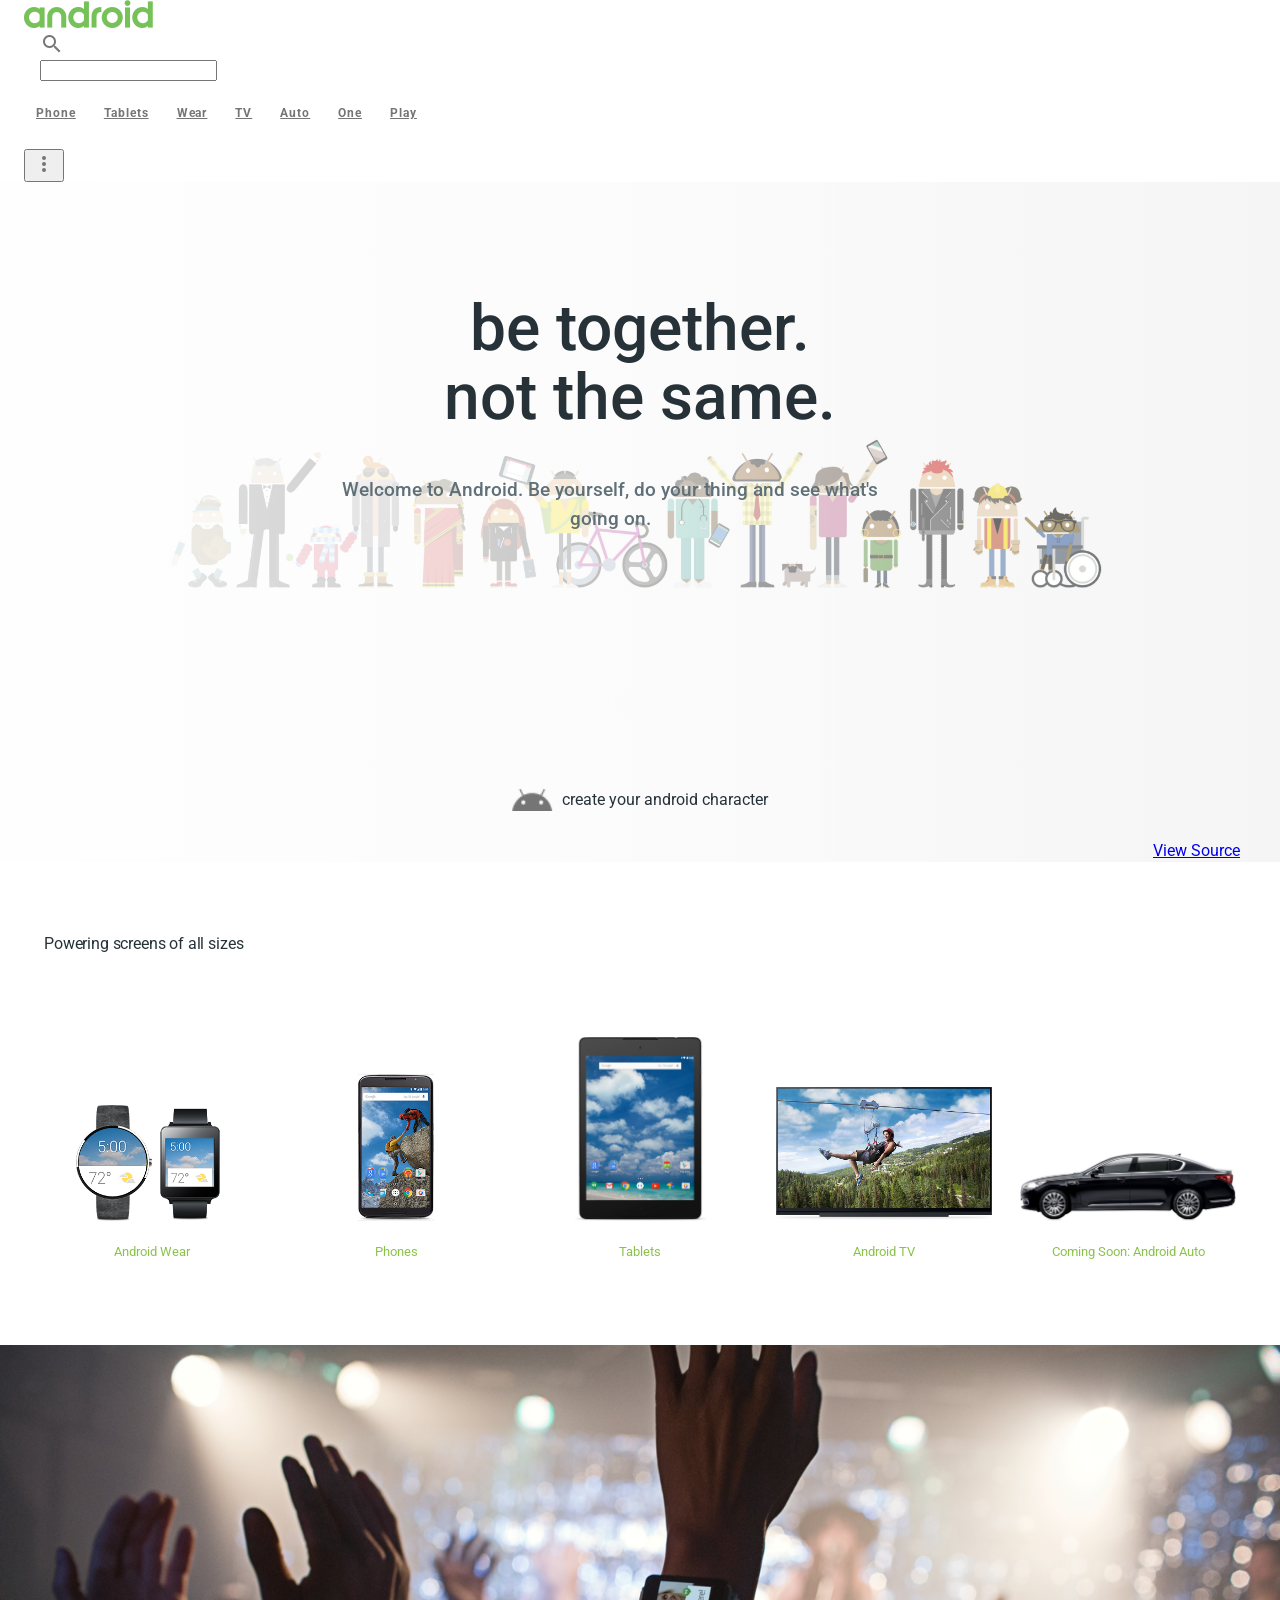
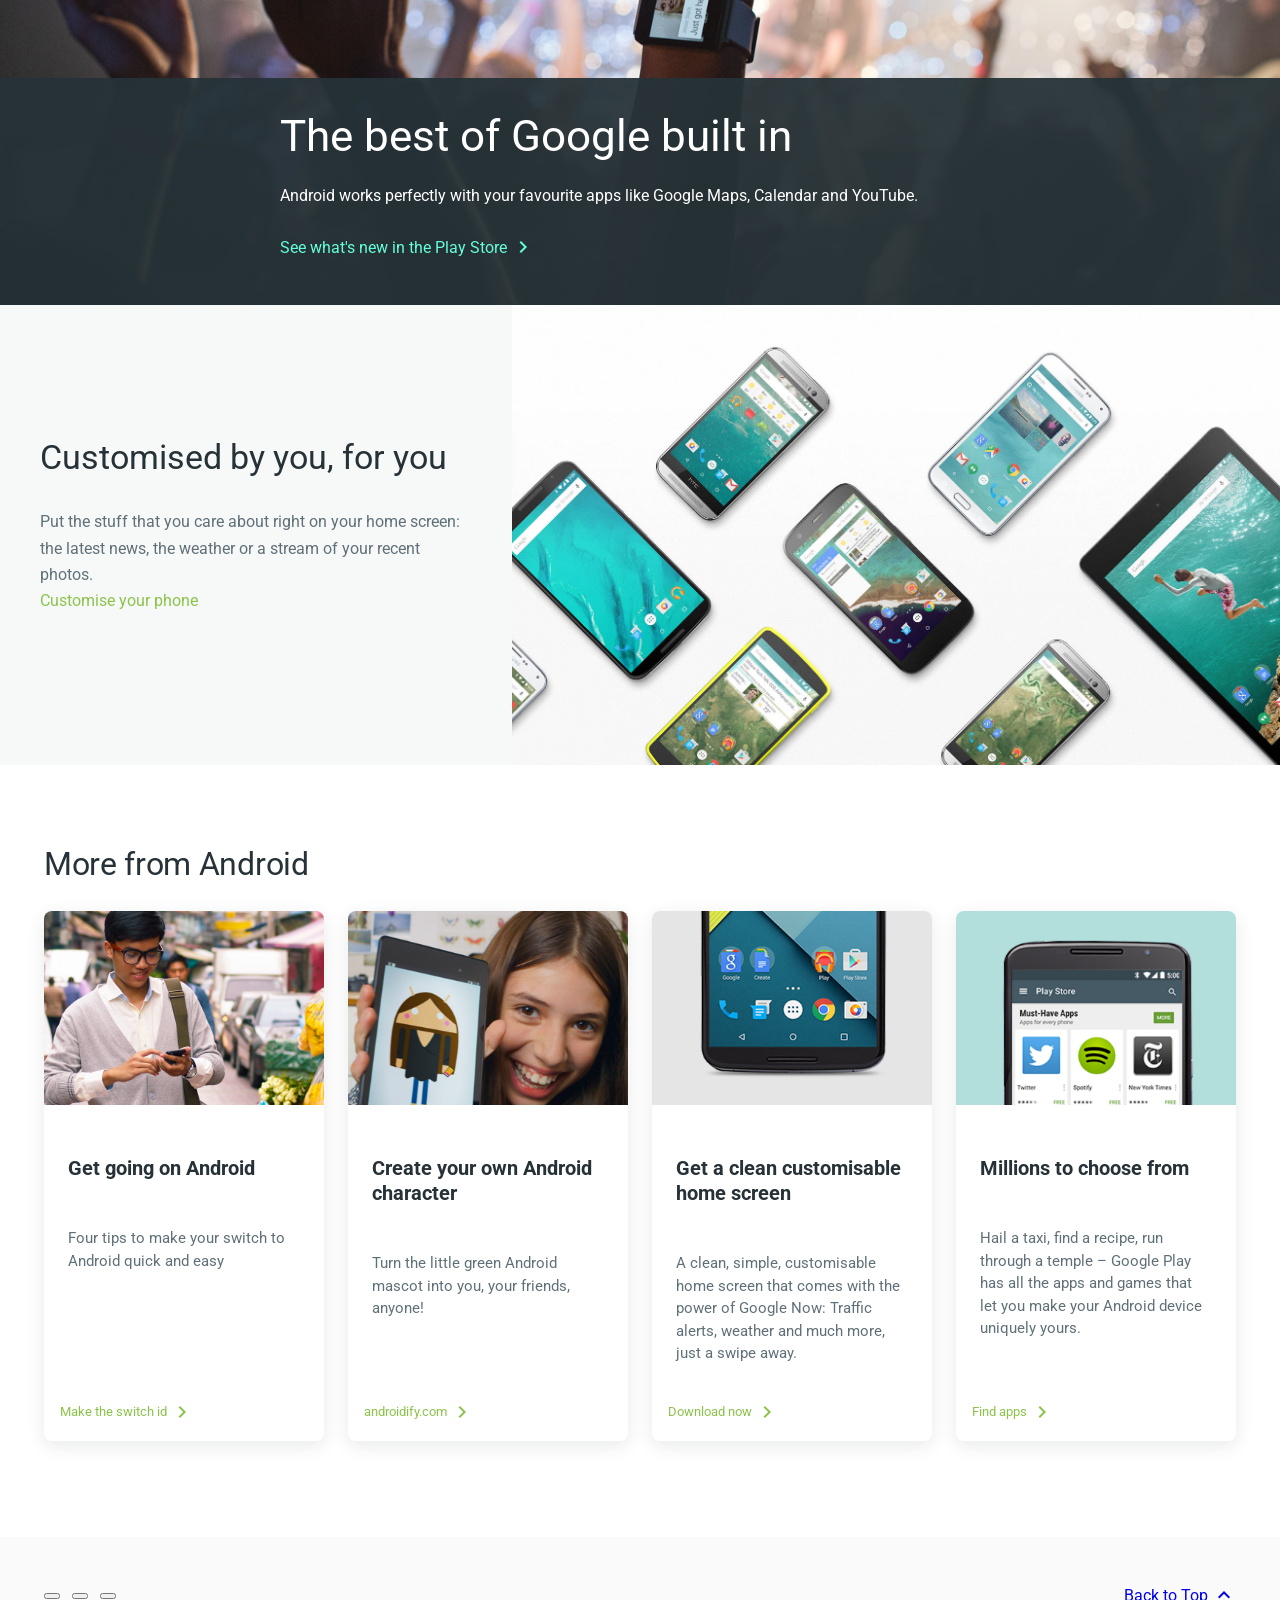
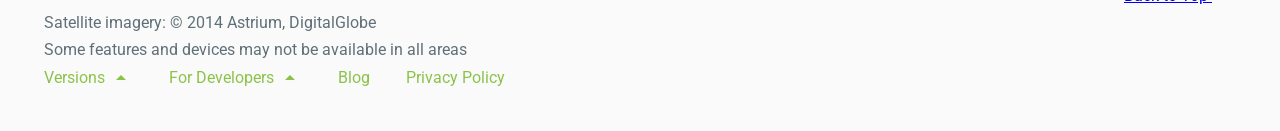
<file: index.html>
<!doctype html>
<!--
  Material Design Lite
  Copyright 2015 Google Inc. All rights reserved.

  Licensed under the Apache License, Version 2.0 (the "License");
  you may not use this file except in compliance with the License.
  You may obtain a copy of the License at

      https://www.apache.org/licenses/LICENSE-2.0

  Unless required by applicable law or agreed to in writing, software
  distributed under the License is distributed on an "AS IS" BASIS,
  WITHOUT WARRANTIES OR CONDITIONS OF ANY KIND, either express or implied.
  See the License for the specific language governing permissions and
  limitations under the License
-->
<html lang="en">
<head>
<!-- Google Tag Manager -->
<script>(function(w,d,s,l,i){w[l]=w[l]||[];w[l].push({'gtm.start':
  new Date().getTime(),event:'gtm.js'});var f=d.getElementsByTagName(s)[0],
  j=d.createElement(s),dl=l!='dataLayer'?'&l='+l:'';j.async=true;j.src=
  'https://www.googletagmanager.com/gtm.js?id='+i+dl;f.parentNode.insertBefore(j,f);
  })(window,document,'script','dataLayer','GTM-5BNLH4S');</script>
  <!-- End Google Tag Manager -->

    <meta charset="utf-8">
    <meta http-equiv="X-UA-Compatible" content="IE=edge">
    <meta name="description" content="Introducing Lollipop, a sweet new take on Android.">
    <meta name="viewport" content="width=device-width, initial-scale=1.0, minimum-scale=1.0">
    <title>Android Desafio 2.0 - Jellyfish</title>

    <!-- Page styles -->
    <link rel="stylesheet" href="https://fonts.googleapis.com/css?family=Roboto:regular,bold,italic,thin,light,bolditalic,black,medium&amp;lang=en">
    <link rel="stylesheet" href="https://fonts.googleapis.com/icon?family=Material+Icons">
	<!--SUBSTITUINDO A STYLESHEET AUSENTE PELA CORRETA, CORRIGINDO O LAYOUT DO SITE:-->
	<link rel="stylesheet" href="https://code.getmdl.io/1.3.0/material.min.css">
    <link rel="stylesheet" href="styles.css">
    <style>
    #view-source {
      position: fixed;
      display: block;
      right: 0;
      bottom: 0;
      margin-right: 40px;
      margin-bottom: 40px;
      z-index: 900;
    }
    </style>
  </head>
  <body>

<!-- Google Tag Manager (noscript) -->
<noscript><iframe src="https://www.googletagmanager.com/ns.html?id=GTM-5BNLH4S"
  height="0" width="0" style="display:none;visibility:hidden"></iframe></noscript>
  <!-- End Google Tag Manager (noscript) -->

    <div class="mdl-layout mdl-js-layout mdl-layout--fixed-header">

      <div class="android-header mdl-layout__header mdl-layout__header--waterfall">
        <div class="mdl-layout__header-row">
          <span class="android-title mdl-layout-title">
            <img class="android-logo-image" src="images/android-logo.png">
          </span>
          <!-- Add spacer, to align navigation to the right in desktop -->
          <div class="android-header-spacer mdl-layout-spacer"></div>
          <div class="android-search-box mdl-textfield mdl-js-textfield mdl-textfield--expandable mdl-textfield--floating-label mdl-textfield--align-right mdl-textfield--full-width">
            <label class="mdl-button mdl-js-button mdl-button--icon" for="search-field">
              <i class="material-icons">search</i>
            </label>
            <div class="mdl-textfield__expandable-holder">
              <input class="mdl-textfield__input" type="text" id="search-field">
            </div>
          </div>
          <!-- Navigation -->
          <div class="android-navigation-container">
            <nav class="android-navigation mdl-navigation">
              <a class="mdl-navigation__link mdl-typography--text-uppercase" href="" target="_blank">Phone</a>
	            <a class="mdl-navigation__link mdl-typography--text-uppercase" href="" target="_blank">Tablets</a>
	            <a class="mdl-navigation__link mdl-typography--text-uppercase" href="" target="_blank">Wear</a>
	            <a class="mdl-navigation__link mdl-typography--text-uppercase" href="" target="_blank">TV</a>
	            <a class="mdl-navigation__link mdl-typography--text-uppercase" href="" target="_blank">Auto</a>
	            <a class="mdl-navigation__link mdl-typography--text-uppercase" href="" target="_blank">One</a>
	            <a class="mdl-navigation__link mdl-typography--text-uppercase" href="" target="_blank">Play</a>
            </nav>
          </div>
          <span class="android-mobile-title mdl-layout-title">
            <img class="android-logo-image" src="images/android-logo.png">
          </span>
          <a class="android-more-button mdl-navigation">
            <button class="android-more-button mdl-button mdl-js-button mdl-button--icon mdl-js-ripple-effect" id="more-button">
              <i class="material-icons">more_vert</i>
            </button>
          </a>
          <ul class="mdl-menu mdl-js-menu mdl-menu--bottom-right mdl-js-ripple-effect" for="more-button">
            <li class="mdl-menu__item">5.0 Lollipop</li>
            <li class="mdl-menu__item">4.4 KitKat</li>
            <li disabled class="mdl-menu__item">4.3 Jelly Bean</li>
            <li class="mdl-menu__item">Android History</li>
          </ul>
        </div>
      </div>

      <div class="android-drawer mdl-layout__drawer">
        <span class="mdl-layout-title">
          <img class="android-logo-image" src="images/android-logo-white.png">
        </span>
        <nav class="mdl-navigation">
          <a class="mdl-navigation__link" href="" target="_blank">Phones</a>
          <a class="mdl-navigation__link" href="" target="_blank">Tablets</a>
          <a class="mdl-navigation__link" href="" target="_blank">Wear</a>
          <a class="mdl-navigation__link" href="" target="_blank">TV</a>
          <a class="mdl-navigation__link" href="" target="_blank">Auto</a>
          <a class="mdl-navigation__link" href="" target="_blank">One</a>
          <a class="mdl-navigation__link" href="" target="_blank">Play</a>
          <div class="android-drawer-separator"></div>
          <span class="mdl-navigation__link" href="">Versions</span>
          <a class="mdl-navigation__link" href="">Lollipop 5.0</a>
          <a class="mdl-navigation__link" href="">KitKat 4.4</a>
          <a class="mdl-navigation__link" href="">Jelly Bean 4.3</a>
          <a class="mdl-navigation__link" href="">Android history</a>
          <div class="android-drawer-separator"></div>
          <span class="mdl-navigation__link" href="">Resources</span>
          <a class="mdl-navigation__link" href="">Official blog</a>
          <a class="mdl-navigation__link" href="">Android on Google+</a>
          <a class="mdl-navigation__link" href="">Android on Twitter</a>
          <div class="android-drawer-separator"></div>
          <span class="mdl-navigation__link" href="">For developers</span>
          <a class="mdl-navigation__link" href="">App developer resources</a>
          <a class="mdl-navigation__link" href="">Android Open Source Project</a>
          <a class="mdl-navigation__link" href="">Android SDK</a>
        </nav>
      </div>

      <div class="android-content mdl-layout__content">
        <a name="top"></a>
        <div class="android-be-together-section">
          <div class="android-hero-copy">
            <h1 class="logo-font android-slogan">be together.<br>not the same.</h1>
            <p class="logo-font android-sub-slogan">Welcome to Android. Be yourself, do your thing and see what's going on.</p>
          </div>
          <div class="logo-font android-create-character">
            <a href="" id="androidChar"><img src="images/andy.png"> create your android character</a>
          </div>
        </div>
        <div class="android-screen-section mdl-typography--text-center">
          <a name="screens"></a>
          <div class="mdl-typography--display-1-color-contrast">Powering screens of all sizes</div>
          <div class="android-screens" produtos>
            <div class="android-wear android-screen">
              <a class="android-image-link" href="" target="_blank">
                <img class="android-screen-image" src="images/wear-silver-on.png" onclick="dataLayer.push({'tipo_botao':'produtos','marca_produto':'AndroidRelogio','valor_produto':'250,00','event':'disparo-personalizado'});">
                <img class="android-screen-image" src="images/wear-black-on.png" onclick="dataLayer.push({'tipo_botao':'produtos','marca_produto':'AndroidRelogio','valor_produto':'250,00','event':'disparo-personalizado'});">
              </a>
              <a class="android-link mdl-typography--font-regular mdl-typography--text-uppercase" href="" target="_blank" onclick="dataLayer.push({'tipo_botao':'produtos','marca_produto':'AndroidRelogio','valor_produto':'250,00','event':'disparo-personalizado'});">Android Wear</a>
            </div>
            <div class="android-phone android-screen">
              <a class="android-image-link" href="" target="_blank">
                <img class="android-screen-image" src="images/nexus6-on.jpg" onclick="dataLayer.push({'tipo_botao':'produtos','marca_produto':'AndroidPhone','valor_produto':'1200,00','event':'disparo-personalizado'});">
              </a>
              <a class="android-link mdl-typography--font-regular mdl-typography--text-uppercase" href="" target="_blank" onclick="dataLayer.push({'tipo_botao':'produtos','marca_produto':'AndroidPhone','valor_produto':'1200,00','event':'disparo-personalizado'});">Phones</a>
            </div>
            <div class="android-tablet android-screen">
              <a class="android-image-link" href="" target="_blank">
                <img class="android-screen-image" src="images/nexus9-on.jpg" onclick="dataLayer.push({'tipo_botao':'produtos','marca_produto':'AndroidTablet','valor_produto':'700,00','event':'disparo-personalizado'});">
              </a>
              <a class="android-link mdl-typography--font-regular mdl-typography--text-uppercase" href="" target="_blank" onclick="dataLayer.push({'tipo_botao':'produtos','marca_produto':'AndroidTablet','valor_produto':'700,00','event':'disparo-personalizado'});">Tablets</a>
            </div>
            <div class="android-tv android-screen">
              <a class="android-image-link" href="" target="_blank">
                <img class="android-screen-image" src="images/tv-on.jpg" onclick="dataLayer.push({'tipo_botao':'produtos','marca_produto':'AndroidTV','valor_produto':'1500,00','event':'disparo-personalizado'});">
              </a>
              <a class="android-link mdl-typography--font-regular mdl-typography--text-uppercase" href="" target="_blank" onclick="dataLayer.push({'tipo_botao':'produtos','marca_produto':'AndroidTV','valor_produto':'1500,00','event':'disparo-personalizado'});">Android TV</a>
            </div>
            <div class="android-auto android-screen">
              <a class="android-image-link" href="" target="_blank">
                <img class="android-screen-image" src="images/auto-on.jpg" onclick="dataLayer.push({'tipo_botao':'produtos','marca_produto':'AndroidAuto','valor_produto':'30000,00','event':'disparo-personalizado'});">
              </a>
              <a class="android-link mdl-typography--font-regular mdl-typography--text-uppercase mdl-typography--text-left" href="" target="_blank" onclick="dataLayer.push({'tipo_botao':'produtos','marca_produto':'AndroidAuto','valor_produto':'30000,00','event':'disparo-personalizado'});">Coming Soon: Android Auto</a>
            </div>
          </div>
        </div>
        <div class="android-wear-section">
          <div class="android-wear-band">
            <div class="android-wear-band-text">
              <div class="mdl-typography--display-2 mdl-typography--font-thin">The best of Google built in</div>
              <p class="mdl-typography--headline mdl-typography--font-thin">
                Android works perfectly with your favourite apps like Google Maps,
                Calendar and YouTube.
              </p>
              <p>
                <a class="mdl-typography--font-regular mdl-typography--text-uppercase android-alt-link" href="">
                  See what's new in the Play Store&nbsp;<i class="material-icons">chevron_right</i>
                </a>
              </p>
            </div>
          </div>
        </div>
        <div class="android-customized-section">
          <div class="android-customized-section-text">
            <div class="mdl-typography--font-light mdl-typography--display-1-color-contrast">Customised by you, for you</div>
            <p class="mdl-typography--font-light">
              Put the stuff that you care about right on your home screen: the latest news, the weather or a stream of your recent photos.
              <br>
              <a href=""id="customisar" class="android-link mdl-typography--font-light">Customise your phone</a>
            </p>
          </div>
          <div class="android-customized-section-image"></div>
        </div>
        <div class="android-more-section">
          <div class="android-section-title mdl-typography--display-1-color-contrast">More from Android</div>
          <div class="android-card-container mdl-grid">
            <div class="mdl-cell mdl-cell--3-col mdl-cell--4-col-tablet mdl-cell--4-col-phone mdl-card mdl-shadow--3dp">
              <div class="mdl-card__media">
                <img src="images/more-from-1.png">
              </div>
              <div class="mdl-card__title">
                 <h4 class="mdl-card__title-text">Get going on Android</h4>
              </div>
              <div class="mdl-card__supporting-text">
                <span class="mdl-typography--font-light mdl-typography--subhead">Four tips to make your switch to Android quick and easy</span>
              </div>
              <div class="mdl-card__actions">
                 <a id="maketheswitch" class="android-link mdl-button mdl-js-button mdl-typography--text-uppercase" href="">
                   Make the switch id
                   <i class="material-icons">chevron_right</i>
                 </a>
              </div>
            </div>

            <div class="mdl-cell mdl-cell--3-col mdl-cell--4-col-tablet mdl-cell--4-col-phone mdl-card mdl-shadow--3dp">
              <div class="mdl-card__media">
                <img src="images/more-from-4.png">
              </div>
              <div class="mdl-card__title">
                 <h4 class="mdl-card__title-text">Create your own Android character</h4>
              </div>
              <div class="mdl-card__supporting-text">
                <span class="mdl-typography--font-light mdl-typography--subhead">Turn the little green Android mascot into you, your friends, anyone!</span>
              </div>
              <div class="mdl-card__actions">
                 <a class="android-link mdl-button mdl-js-button mdl-typography--text-uppercase" href="">
                   androidify.com
                   <i class="material-icons">chevron_right</i>
                 </a>
              </div>
            </div>

            <div class="mdl-cell mdl-cell--3-col mdl-cell--4-col-tablet mdl-cell--4-col-phone mdl-card mdl-shadow--3dp">
              <div class="mdl-card__media">
                <img src="images/more-from-2.png">
              </div>
              <div class="mdl-card__title">
                 <h4 class="mdl-card__title-text">Get a clean customisable home screen</h4>
              </div>
              <div class="mdl-card__supporting-text">
                <span class="mdl-typography--font-light mdl-typography--subhead">A clean, simple, customisable home screen that comes with the power of Google Now: Traffic alerts, weather and much more, just a swipe away.</span>
              </div>
              <div class="mdl-card__actions">
                 <a class="android-link mdl-button mdl-js-button mdl-typography--text-uppercase" href="">
                   Download now
                   <i class="material-icons">chevron_right</i>
                 </a>
              </div>
            </div>

            <div class="mdl-cell mdl-cell--3-col mdl-cell--4-col-tablet mdl-cell--4-col-phone mdl-card mdl-shadow--3dp">
              <div class="mdl-card__media">
                <img src="images/more-from-3.png">
              </div>
              <div class="mdl-card__title">
                 <h4 class="mdl-card__title-text">Millions to choose from</h4>
              </div>
              <div class="mdl-card__supporting-text">
                <span class="mdl-typography--font-light mdl-typography--subhead">Hail a taxi, find a recipe, run through a temple – Google Play has all the apps and games that let you make your Android device uniquely yours.</span>
              </div>
              <div class="mdl-card__actions">
                 <a class="android-link mdl-button mdl-js-button mdl-typography--text-uppercase" href="">
                   Find apps
                   <i class="material-icons">chevron_right</i>
                 </a>
              </div>
            </div>
          </div>
        </div>

        <footer class="android-footer mdl-mega-footer">
          <div class="mdl-mega-footer--top-section">
            <div class="mdl-mega-footer--left-section">
              <button class="mdl-mega-footer--social-btn"></button>
              &nbsp;
              <button class="mdl-mega-footer--social-btn"></button>
              &nbsp;
              <button class="mdl-mega-footer--social-btn"></button>
            </div>
            <div class="mdl-mega-footer--right-section">
              <a class="mdl-typography--font-light" id="topo" href="#top">
                Back to Top
                <i class="material-icons">expand_less</i>
              </a>
            </div>
          </div>

          <div class="mdl-mega-footer--middle-section">
            <p class="mdl-typography--font-light">Satellite imagery: © 2014 Astrium, DigitalGlobe</p>
            <p class="mdl-typography--font-light">Some features and devices may not be available in all areas</p>
          </div>

          <div class="mdl-mega-footer--bottom-section">
            <a class="android-link android-link-menu mdl-typography--font-light" id="version-dropdown">
              Versions
              <i class="material-icons">arrow_drop_up</i>
            </a>
            <ul class="mdl-menu mdl-js-menu mdl-menu--top-left mdl-js-ripple-effect" for="version-dropdown">
              <li class="mdl-menu__item">5.0 Lollipop</li>
              <li class="mdl-menu__item">4.4 KitKat</li>
              <li class="mdl-menu__item">4.3 Jelly Bean</li>
              <li class="mdl-menu__item">Android History</li>
            </ul>
            <a class="android-link android-link-menu mdl-typography--font-light" id="developers-dropdown">
              For Developers
              <i class="material-icons">arrow_drop_up</i>
            </a>
            <ul class="mdl-menu mdl-js-menu mdl-menu--top-left mdl-js-ripple-effect" for="developers-dropdown">
              <li class="mdl-menu__item">App developer resources</li>
              <li class="mdl-menu__item">Android Open Source Project</li>
              <li class="mdl-menu__item">Android SDK</li>
              <li class="mdl-menu__item">Android for Work</li>
            </ul>
            <a class="android-link mdl-typography--font-light" id="blog" href="">Blog</a>
            <a class="android-link mdl-typography--font-light" id="privacyPolicy" href="">Privacy Policy</a>
          </div>

        </footer>
      </div>
    </div>

    <!--SUBSTITUINDO A REFERÊNCIA DO BOTÃO VIEW SOURCE:-->
    <a href="https://github.com/pcbenachio/Desafio2.0/tree/master/templates/android-dot-com" target="_blank" id="view-source" class="mdl-button mdl-js-button mdl-button--raised mdl-js-ripple-effect mdl-color--accent mdl-color-text--accent-contrast" teste>View Source</a>
    <script src="newheader.js"></script>
    <script src="rodape.js"></script>
    <script src="meioBeTogether.js"></script>
    <script src="meioScreens.js"></script>
    <script src="meioFinal.js"></script>

  </body>
</html>
</file>
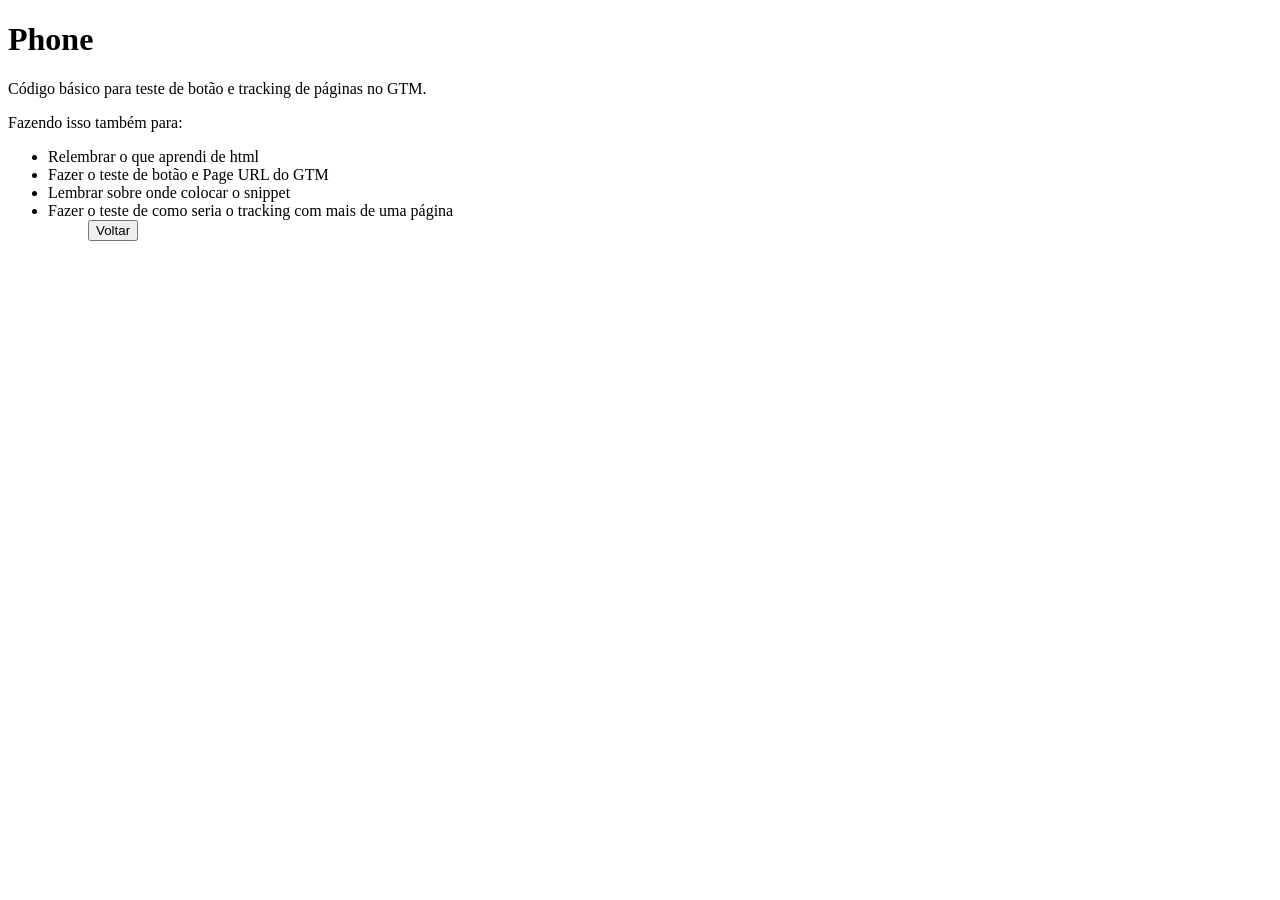
<file: phone.html>
<!DOCTYPE html>
<html lang="">
<meta charset="UTF-8">
   <head>
     <title>Phone Test</title>
  </head>
   <body>
     <h1>Phone</h1>
     <p>Código básico para teste de botão e tracking de páginas no GTM.
     <p>Fazendo isso também para:
       <ul class="list">
         <li>Relembrar o que aprendi de html</li>
         <li>Fazer o teste de botão e Page URL do GTM</li>
         <li>Lembrar sobre onde colocar o snippet</li>
         <li>Fazer o teste de como seria o tracking com mais de uma página</li>
       <ul>
         <button class="botao_teste" href="index.html">Voltar</button>

  </body>
</html>
</file>
<file: styles.css>
/**
 * Copyright 2015 Google Inc. All Rights Reserved.
 *
 * Licensed under the Apache License, Version 2.0 (the "License");
 * you may not use this file except in compliance with the License.
 * You may obtain a copy of the License at
 *
 *      http://www.apache.org/licenses/LICENSE-2.0
 *
 * Unless required by applicable law or agreed to in writing, software
 * distributed under the License is distributed on an "AS IS" BASIS,
 * WITHOUT WARRANTIES OR CONDITIONS OF ANY KIND, either express or implied.
 * See the License for the specific language governing permissions and
 * limitations under the License.
 */

body {
  margin: 0;
}

/* Disable ugly boxes around images in IE10 */
a img{
  border: 0px;
}

::-moz-selection {
  background-color: #6ab344;
  color: #fff;
}

::selection {
  background-color: #6ab344;
  color: #fff;
}

.android-search-box .mdl-textfield__input {
  color: rgba(0, 0, 0, 0.87);
}

.android-header .mdl-menu__container {
  z-index: 50;
  margin: 0 !important;
}


.mdl-textfield--expandable {
  width: auto;
}

.android-fab {
  position: absolute;
  right: 20%;
  bottom: -26px;
  z-index: 3;
  background: #64ffda !important;
  color: black !important;
}

.android-mobile-title {
  display: none !important;
}


.android-logo-image {
  height: 28px;
  width: 140px;
}


.android-header {
  overflow: visible;
  background-color: white;
}

  .android-header .material-icons {
    color: #767777 !important;
  }

  .android-header .mdl-layout__drawer-button {
    background: transparent;
    color: #767777;
  }

  .android-header .mdl-navigation__link {
    color: #757575;
    font-weight: 700;
    font-size: 14px;
  }

  .android-navigation-container {
    /* Simple hack to make the overflow happen to the left instead... */
    direction: rtl;
    order: 1;
    width: 500px;
    transition: opacity 0.2s cubic-bezier(0.4, 0, 0.2, 1),
        width 0.2s cubic-bezier(0.4, 0, 0.2, 1);
  }

  .android-navigation {
    /* ... and now make sure the content is actually LTR */
    direction: ltr;
    justify-content: flex-end;
    width: 800px;
  }

  .android-search-box.is-focused + .android-navigation-container {
    opacity: 0;
    width: 100px;
  }


  .android-navigation .mdl-navigation__link {
    display: inline-block;
    height: 60px;
    line-height: 68px;
    background-color: transparent !important;
    border-bottom: 4px solid transparent;
  }

    .android-navigation .mdl-navigation__link:hover {
      border-bottom: 4px solid #8bc34a;
    }

  .android-search-box {
    order: 2;
    margin-left: 16px;
    margin-right: 16px;
  }

  .android-more-button {
    order: 3;
  }


.android-drawer {
  border-right: none;
}

  .android-drawer-separator {
    height: 1px;
    background-color: #dcdcdc;
    margin: 8px 0;
  }

  .android-drawer .mdl-navigation__link.mdl-navigation__link {
    font-size: 14px;
    color: #757575;
  }

  .android-drawer span.mdl-navigation__link.mdl-navigation__link {
    color: #8bc34a;
  }

  .android-drawer .mdl-layout-title {
    position: relative;
    background: #6ab344;
    height: 160px;
  }

    .android-drawer .android-logo-image {
      position: absolute;
      bottom: 16px;
    }

.android-be-together-section {
  position: relative;
  height: 800px;
  width: auto;
  background-color: #f3f3f3;
  background: url('images/slide01.jpg') center 30% no-repeat;
  background-size: cover;
}

.logo-font {
  font-family: 'Roboto', 'Helvetica', 'Arial', sans-serif;
  line-height: 1;
  color: #767777;
  font-weight: 500;
}

.android-slogan {
  font-size: 60px;
  padding-top: 160px;
}

.android-sub-slogan {
  font-size: 21px;
  padding-top: 24px;
}

.android-create-character {
  font-size: 21px;
  padding-top: 400px;
}

  .android-create-character a {
    text-decoration: none;
    color: #767777;
    font-weight: 300;
  }

.android-screen-section {
  position: relative;
  padding-top: 60px;
  padding-bottom: 80px;
}

.android-screens {
  text-align: right;
  width: 100%;
  white-space: nowrap;
  overflow-x: auto;
}

.android-screen {
  text-align: center;
}

.android-screen .android-link {
  margin-top: 16px;
  display: block;
  z-index: 2;
}

.android-image-link {
  text-decoration: none;
}

.android-wear {
  display: inline-block;
  width: 160px;
  margin-right: 32px;
}

  .android-wear .android-screen-image {
    width: 40%;
    z-index: 1;
  }


.android-phone {
  display: inline-block;
  width: 64px;
  margin-right: 48px;
}

  .android-phone .android-screen-image {
    width: 100%;
    z-index: 1;
  }


.android-tablet {
  display: inline-block;
  width: 110px;
  margin-right: 64px;
}

  .android-tablet .android-screen-image {
    width: 100%;
    z-index: 1;
  }

  .android-tablet .android-link {
    display: block;
    z-index: 2;
  }


.android-tv {
  display: inline-block;
  width: 300px;
  margin-right: 80px;
}

  .android-tv .android-screen-image {
    width: 100%;
    z-index: 1;
  }


.android-auto {
  display: inline-block;
  width: 300px;
  overflow: hidden;
}

  .android-auto .android-screen-image {
    display: block;
    height: 300px;
    z-index: 1;
  }


.android-wear-section {
  position: relative;
  background: url('images/wear.png') center top no-repeat;
  background-size: cover;
  height: 800px;
}

.android-wear-band {
  position: absolute;
  bottom: 0;
  width: 100%;
  text-align: center;
  background-color: #37474f;
}

.android-wear-band-text {
  max-width: 800px;
  margin-left: 25%;
  padding: 24px;
  text-align: left;
  color: white;
}

  .android-wear-band-text p {
    padding-top: 8px;
  }

.android-link {
  text-decoration: none;
  color: #8bc34a !important;
}

  .android-link:hover {
    color: #7cb342 !important;
  }

  .android-link .material-icons {
    position: relative;
    top: -1px;
    vertical-align: middle;
  }

.android-alt-link {
  text-decoration: none;
  color: #64ffda !important;
  font-size: 16px;
}

  .android-alt-link:hover {
    color: #00bfa5 !important;
  }

  .android-alt-link .material-icons {
    position: relative;
    top: 6px;
  }

.android-customized-section {
  text-align: center;
}

.android-customized-section-text {
  max-width: 500px;
  margin-left: auto;
  margin-right: auto;
  padding: 80px 16px 0 16px;
}

  .android-customized-section-text p {
    padding-top: 16px;
  }

.android-customized-section-image {
  background: url('images/devices.jpg') center top no-repeat;
  background-size: cover;
  height: 400px;
}

.android-more-section {
  padding: 80px 0;
  max-width: 1044px;
  margin-left: auto;
  margin-right: auto;
}

  .android-more-section .android-section-title {
    margin-left: 12px;
    padding-bottom: 24px;
  }

.android-card-container {
}

  .android-card-container .mdl-card__media {
    overflow: hidden;
    background: transparent;
  }

    .android-card-container .mdl-card__media img {
      width: 100%;
    }

  .android-card-container .mdl-card__title {
    background: transparent;
    height: auto;
  }

  .android-card-container .mdl-card__title-text {
    color: black;
    height: auto;
  }

  .android-card-container .mdl-card__supporting-text {
    height: auto;
    color: black;
    padding-bottom: 56px;
  }

  .android-card-container .mdl-card__actions {
    position: absolute;
    bottom: 0;
  }

  .android-card-container .mdl-card__actions a {
    border-top: none;
    font-size: 16px;
  }

.android-footer {
  background-color: #fafafa;
  position: relative;
}

  .android-footer a:hover {
    color: #8bc34a;
  }

  .android-footer .mdl-mega-footer--top-section::after {
    border-bottom: none;
  }

  .android-footer .mdl-mega-footer--middle-section::after {
    border-bottom: none;
  }

  .android-footer .mdl-mega-footer--bottom-section {
    position: relative;
  }

  .android-footer .mdl-mega-footer--bottom-section a {
    margin-right: 2em;
  }

  .android-footer .mdl-mega-footer--right-section a .material-icons {
    position: relative;
    top: 6px;
  }


.android-link-menu:hover {
  cursor: pointer;
}


/**** Mobile layout ****/
@media (max-width: 900px) {
  .android-navigation-container {
    display: none;
  }

  .android-title {
    display: none !important;
  }

  .android-mobile-title {
    display: block !important;
    position: absolute;
    left: calc(50% - 70px);
    top: 12px;
    transition: opacity 0.2s cubic-bezier(0.4, 0, 0.2, 1);
  }

  /* WebViews in iOS 9 break the "~" operator, and WebViews in OS X 10.10 break
     consecutive "+" operators in some cases. Therefore, we need to use both
     here to cover all the bases. */
  .android.android-search-box.is-focused ~ .android-mobile-title,
  .android-search-box.is-focused + .android-navigation-container + .android-mobile-title {
    opacity: 0;
  }

  .android-more-button {
    display: none;
  }

  .android-search-box.is-focused {
    width: calc(100% - 48px);
  }

  .android-search-box .mdl-textfield__expandable-holder {
    width: 100%;
  }

  .android-be-together-section {
    height: 350px;
  }

  .android-slogan {
    font-size: 26px;
    margin: 0 16px;
    padding-top: 24px;
  }

  .android-sub-slogan {
    font-size: 16px;
    margin: 0 16px;
    padding-top: 8px;
  }

  .android-create-character {
    padding-top: 200px;
    font-size: 16px;
  }

  .android-create-character img {
    height: 12px;
  }

  .android-fab {
    display: none;
  }

  .android-wear-band-text {
    margin-left: 0;
    padding: 16px;
  }

  .android-footer .mdl-mega-footer--bottom-section {
    display: none;
  }
}

/* Layout refresh */
:root {
  --android-green: #78c257;
  --android-ink: #263238;
  --android-muted: #607078;
  --android-surface: #f7f9f8;
}

html {
  scroll-behavior: smooth;
}

body {
  color: var(--android-ink);
  background: #fff;
  font-family: 'Roboto', 'Helvetica', 'Arial', sans-serif;
}

.mdl-layout {
  min-height: 100vh;
}

.mdl-layout__drawer {
  display: none;
}

.mdl-menu {
  display: none;
}

.mdl-menu.is-visible {
  display: block;
}

.android-header {
  box-shadow: 0 2px 14px rgba(38, 50, 56, 0.08);
  z-index: 10;
}

.android-header .mdl-layout__header-row {
  max-width: 1240px;
  width: calc(100% - 48px);
  margin: 0 auto;
  padding: 0;
}

.android-logo-image {
  object-fit: contain;
}

.android-navigation-container {
  width: auto;
  flex: 1;
}

.android-navigation {
  width: auto;
  gap: 4px;
}

.android-navigation .mdl-navigation__link {
  height: 64px;
  line-height: 64px;
  padding: 0 12px;
  font-size: 12px;
  letter-spacing: 0.08em;
  transition: color 160ms ease, border-color 160ms ease;
}

.android-navigation .mdl-navigation__link:hover {
  color: var(--android-green);
  border-bottom-width: 3px;
}

.android-content {
  overflow-x: hidden;
}

.android-be-together-section {
  display: flex;
  min-height: min(680px, calc(100vh - 64px));
  height: auto;
  padding: 112px 24px 96px;
  box-sizing: border-box;
  flex-direction: column;
  align-items: center;
  justify-content: flex-start;
  background-position: center;
}

.android-hero-copy {
  position: relative;
  align-self: center;
  width: min(100%, 620px);
  margin-left: 0;
  text-align: center;
}

.android-be-together-section::before {
  position: absolute;
  inset: 0;
  background: linear-gradient(90deg, rgba(255, 255, 255, 0.94) 0%, rgba(255, 255, 255, 0.72) 48%, rgba(255, 255, 255, 0.18) 100%);
  content: '';
}

.android-be-together-section > * {
  position: relative;
}

.android-slogan {
  margin: 0;
  max-width: 720px;
  color: var(--android-ink);
  font-size: clamp(38px, 5vw, 64px);
  line-height: 1.08;
  padding-top: 0;
}

.android-sub-slogan {
  max-width: 560px;
  color: var(--android-muted);
  margin: 20px 0 0;
  font-size: 19px;
  line-height: 1.5;
}

.android-create-character {
  position: absolute !important;
  bottom: 48px;
  left: 50%;
  z-index: 1;
  transform: translateX(-50%);
  margin-top: 44px;
  padding-top: 0;
  font-size: 16px;
}

.android-create-character a {
  display: inline-flex;
  align-items: center;
  gap: 8px;
  color: var(--android-ink);
  font-weight: 400;
}

.android-create-character img {
  width: auto;
  height: 22px;
}

.android-fab {
  position: absolute;
  right: auto;
  bottom: 24px;
  left: calc(50% - 28px);
  background: var(--android-green) !important;
}

.android-screen-section {
  max-width: 1240px;
  margin: 0 auto;
  padding: 72px 24px 84px;
  box-sizing: border-box;
}

.android-screen-section > .mdl-typography--display-1-color-contrast,
.android-section-title {
  color: var(--android-ink);
  font-weight: 400;
  letter-spacing: -0.01em;
}

.android-screens {
  display: grid;
  grid-template-columns: repeat(5, minmax(120px, 1fr));
  align-items: end;
  gap: 28px;
  margin-top: 48px;
  text-align: center;
  white-space: normal;
  overflow: visible;
}

.android-screen {
  display: flex;
  width: auto;
  min-width: 0;
  margin: 0;
  flex-direction: column;
  align-items: center;
}

.android-screen .android-image-link {
  display: flex;
  height: 220px;
  align-items: flex-end;
  justify-content: center;
}

.android-screen .android-screen-image {
  max-width: 100%;
  max-height: 220px;
  width: auto;
  height: auto;
}

.android-wear .android-screen-image {
  width: auto;
  max-width: 76px;
}

.android-phone .android-screen-image {
  width: auto;
  max-width: 76px;
}

.android-tablet .android-screen-image {
  width: auto;
  max-width: 132px;
}

.android-tv .android-screen-image,
.android-auto .android-screen-image {
  width: 100%;
  max-height: 180px;
}

.android-auto .android-screen-image {
  height: auto;
}

.android-screen .android-link {
  margin-top: 22px;
  font-size: 13px;
  line-height: 1.35;
}

.android-wear-section {
  height: 560px;
  background-position: center;
}

.android-wear-band {
  background: rgba(38, 50, 56, 0.94);
}

.android-wear-band-text {
  max-width: 720px;
  margin: 0 auto;
  padding: 32px 24px;
}

.android-wear-band-text .mdl-typography--display-2 {
  font-size: clamp(30px, 4vw, 44px);
}

.android-customized-section {
  display: grid;
  grid-template-columns: minmax(280px, 0.8fr) minmax(0, 1.2fr);
  min-height: 460px;
  align-items: center;
  background: var(--android-surface);
  text-align: left;
}

.android-customized-section-text {
  max-width: 500px;
  padding: 48px 40px;
  justify-self: center;
}

.android-customized-section-text > div {
  color: var(--android-ink);
  font-size: 34px;
  line-height: 1.15;
}

.android-customized-section-text p {
  color: var(--android-muted);
  line-height: 1.65;
}

.android-customized-section-image {
  width: 100%;
  height: 100%;
  min-height: 460px;
}

.android-more-section {
  max-width: 1240px;
  padding: 80px 24px 96px;
  box-sizing: border-box;
}

.android-more-section .android-section-title {
  margin-left: 0;
  padding-bottom: 28px;
  font-size: 32px;
}

.android-card-container {
  display: grid;
  grid-template-columns: repeat(4, minmax(0, 1fr));
  gap: 24px;
  padding: 0;
}

.android-card-container .mdl-cell {
  width: auto;
  margin: 0;
}

.android-card-container .mdl-card {
  display: flex;
  min-height: 100%;
  flex-direction: column;
  border-radius: 8px;
  overflow: hidden;
  box-shadow: 0 5px 18px rgba(38, 50, 56, 0.1);
}

.android-card-container .mdl-card__media img {
  display: block;
}

.android-card-container .mdl-card__title {
  padding: 24px 24px 12px;
}

.android-card-container .mdl-card__title-text {
  color: var(--android-ink);
  font-size: 20px;
  line-height: 1.25;
}

.android-card-container .mdl-card__supporting-text {
  flex: 1;
  padding: 8px 24px 24px;
  color: var(--android-muted);
  font-size: 15px;
  line-height: 1.5;
}

.android-card-container .mdl-card__actions {
  position: static;
  padding: 12px 16px 16px;
}

.android-card-container .mdl-card__actions a {
  font-size: 13px;
}

.android-footer {
  padding: 40px max(24px, calc((100% - 1192px) / 2));
  color: var(--android-muted);
}

.android-footer .mdl-mega-footer--middle-section p {
  margin: 8px 0;
}

.android-footer .mdl-mega-footer--top-section {
  display: flex;
  align-items: center;
  justify-content: space-between;
}

@media (max-width: 900px) {
  .android-header .mdl-layout__header-row {
    width: calc(100% - 32px);
  }

  .android-be-together-section {
    min-height: 520px;
    padding: 72px 20px 84px;
    background-position: 62% center;
  }

  .android-hero-copy {
    width: 100%;
    margin-left: 0;
    text-align: center;
  }

  .android-be-together-section::before {
    background: rgba(255, 255, 255, 0.78);
  }

  .android-slogan {
    font-size: 36px;
  }

  .android-sub-slogan {
    font-size: 16px;
  }

  .android-create-character {
    bottom: 32px;
  }

  .android-screens {
    grid-template-columns: repeat(2, minmax(120px, 1fr));
    gap: 40px 20px;
  }

  .android-screen:last-child {
    grid-column: 1 / -1;
    width: 50%;
    justify-self: center;
  }

  .android-wear-section {
    height: 500px;
  }

  .android-customized-section {
    display: flex;
    flex-direction: column;
    text-align: center;
  }

  .android-customized-section-text {
    padding: 56px 24px 40px;
  }

  .android-customized-section-image {
    min-height: 300px;
  }

  .android-card-container {
    grid-template-columns: repeat(2, minmax(0, 1fr));
  }
}

@media (max-width: 560px) {
  .android-screen-section,
  .android-more-section {
    padding-right: 16px;
    padding-left: 16px;
  }

  .android-screens {
    grid-template-columns: 1fr 1fr;
  }

  .android-screen .android-image-link {
    height: 180px;
  }

  .android-screen .android-screen-image {
    max-height: 180px;
  }

  .android-card-container {
    grid-template-columns: 1fr;
  }

  .android-footer .mdl-mega-footer--top-section {
    align-items: flex-start;
    flex-direction: column;
    gap: 20px;
  }
}
</file>
